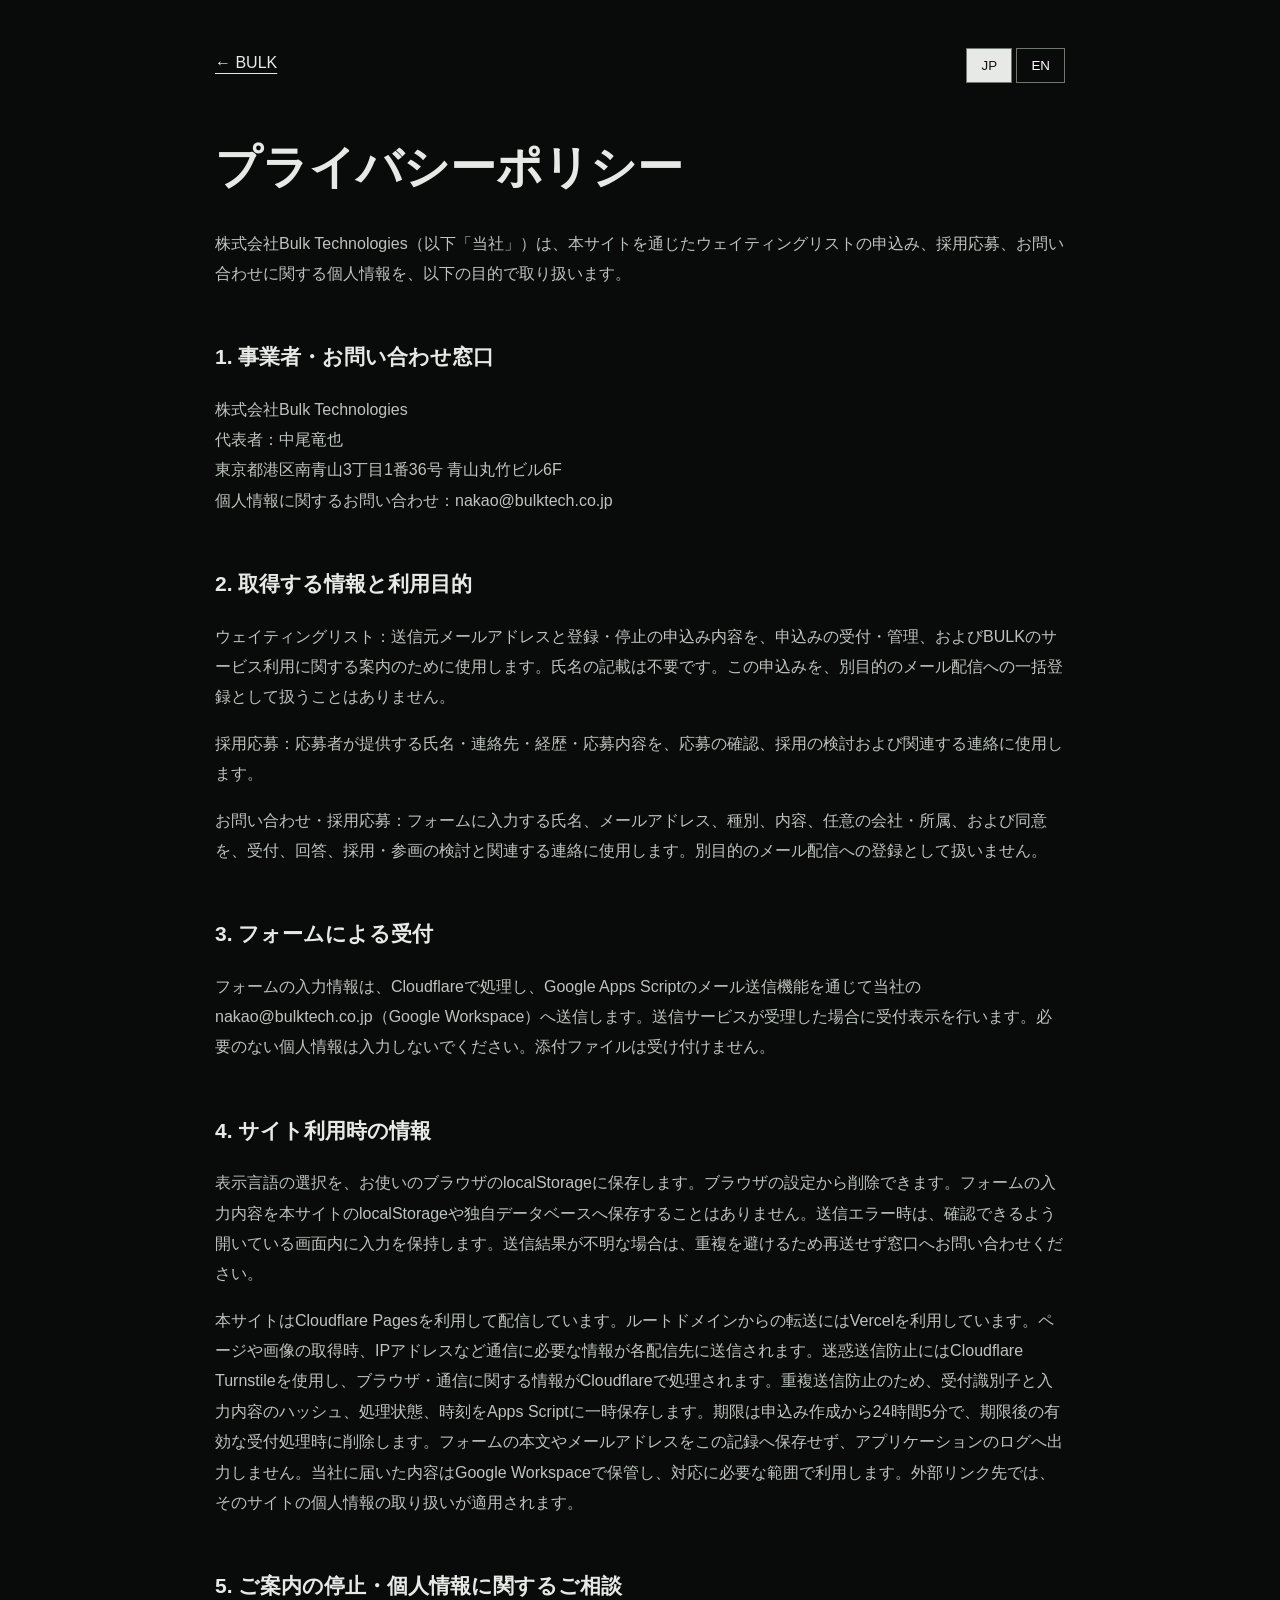
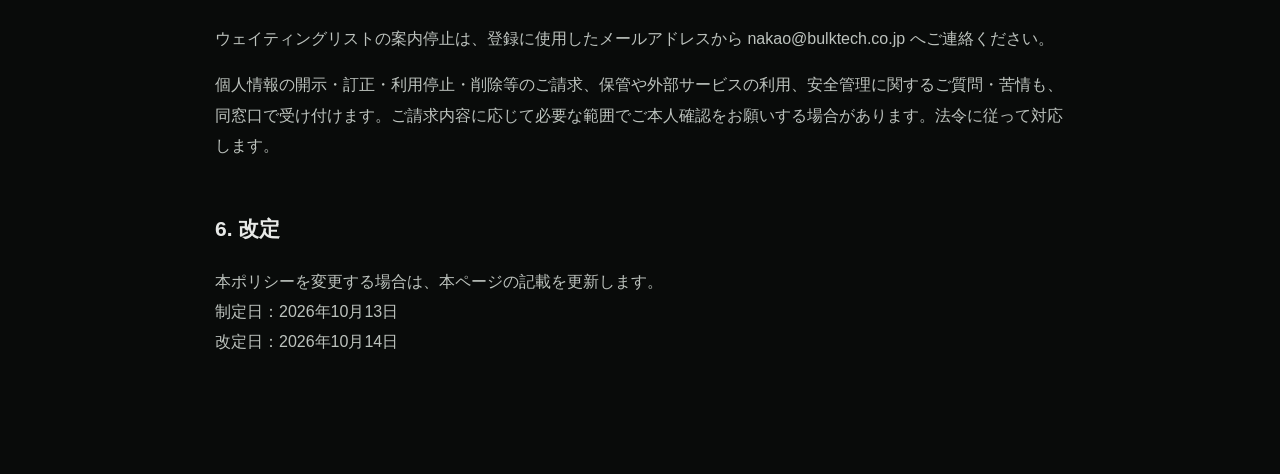
<file: privacy.html>
<!doctype html><html lang="ja"><head><meta charset="utf-8"><meta name="viewport" content="width=device-width,initial-scale=1"><meta name="robots" content="index,follow"><title>BULK — プライバシーポリシー</title><style>body{background:#090b0a;color:#e7e9e7;margin:0;font:16px/1.9 'Helvetica Neue',Arial,'Hiragino Sans',Meiryo,sans-serif}main{max-width:850px;padding:48px 24px 100px;margin:auto}a{color:inherit;text-underline-offset:5px}h1{font-size:clamp(28px,5vw,46px);line-height:1.3}h2{font-size:21px;margin-top:48px}p{white-space:pre-line;color:#bdc3be}nav{display:flex;gap:18px;justify-content:space-between;margin-bottom:55px}button{background:transparent;border:1px solid #707770;color:white;padding:9px 14px;cursor:pointer}button[aria-pressed=true]{background:#e7e9e7;color:#111}</style><link rel="canonical" href="https://www.bulktech.co.jp/privacy"></head><body><main><nav><a id="back" href="index.html">← BULK</a><span><button data-lang="ja">JP</button> <button data-lang="en">EN</button></span></nav><h1 data-ja="プライバシーポリシー" data-en="Privacy policy">プライバシーポリシー</h1><p data-ja="株式会社Bulk Technologies（以下「当社」）は、本サイトを通じたウェイティングリストの申込み、採用応募、お問い合わせに関する個人情報を、以下の目的で取り扱います。" data-en="Bulk Technologies, Inc. handles personal information related to waiting-list requests, applications and inquiries through this website for the purposes described below.">株式会社Bulk Technologies（以下「当社」）は、本サイトを通じたウェイティングリストの申込み、採用応募、お問い合わせに関する個人情報を、以下の目的で取り扱います。</p><h2 data-ja="1. 事業者・お問い合わせ窓口" data-en="1. Company and contact">1. 事業者・お問い合わせ窓口</h2><p data-ja="株式会社Bulk Technologies
代表者：中尾竜也
東京都港区南青山3丁目1番36号 青山丸竹ビル6F
個人情報に関するお問い合わせ：nakao@bulktech.co.jp" data-en="Bulk Technologies, Inc.
Representative: Tatsuya Nakao
Aoyama Marutake Building 6F, 3-1-36 Minami-Aoyama, Minato-ku, Tokyo, Japan
Privacy inquiries: nakao@bulktech.co.jp">株式会社Bulk Technologies
代表者：中尾竜也
東京都港区南青山3丁目1番36号 青山丸竹ビル6F
個人情報に関するお問い合わせ：nakao@bulktech.co.jp</p><h2 data-ja="2. 取得する情報と利用目的" data-en="2. Information and purposes">2. 取得する情報と利用目的</h2><p data-ja="ウェイティングリスト：送信元メールアドレスと登録・停止の申込み内容を、申込みの受付・管理、およびBULKのサービス利用に関する案内のために使用します。氏名の記載は不要です。この申込みを、別目的のメール配信への一括登録として扱うことはありません。" data-en="Waiting list: the sender’s email address and registration or opt-out request are used to receive and manage requests and send updates about access to BULK services. No name is required. This request does not enroll you in mailing lists for other purposes.">ウェイティングリスト：送信元メールアドレスと登録・停止の申込み内容を、申込みの受付・管理、およびBULKのサービス利用に関する案内のために使用します。氏名の記載は不要です。この申込みを、別目的のメール配信への一括登録として扱うことはありません。</p><p data-ja="採用応募：応募者が提供する氏名・連絡先・経歴・応募内容を、応募の確認、採用の検討および関連する連絡に使用します。" data-en="Applications: names, contact details, experience and application content provided by applicants are used to review applications, consider candidates and communicate about recruitment.">採用応募：応募者が提供する氏名・連絡先・経歴・応募内容を、応募の確認、採用の検討および関連する連絡に使用します。</p><p data-ja="お問い合わせ・採用応募：フォームに入力する氏名、メールアドレス、種別、内容、任意の会社・所属、および同意を、受付、回答、採用・参画の検討と関連する連絡に使用します。別目的のメール配信への登録として扱いません。" data-en="Inquiries and applications: your name, email address, inquiry type, message, optional company or affiliation and consent are used to receive and respond to your request, consider applications and communicate about it. They do not enroll you in unrelated mailing lists.">お問い合わせ・採用応募：フォームに入力する氏名、メールアドレス、種別、内容、任意の会社・所属、および同意を、受付、回答、採用・参画の検討と関連する連絡に使用します。別目的のメール配信への登録として扱いません。</p><h2 data-ja="3. フォームによる受付" data-en="3. Requests through forms">3. フォームによる受付</h2><p data-ja="フォームの入力情報は、Cloudflareで処理し、Google Apps Scriptのメール送信機能を通じて当社の nakao@bulktech.co.jp（Google Workspace）へ送信します。送信サービスが受理した場合に受付表示を行います。必要のない個人情報は入力しないでください。添付ファイルは受け付けません。" data-en="Form entries are processed by Cloudflare and sent through Google Apps Script’s mail service to our Google Workspace mailbox, nakao@bulktech.co.jp. An acceptance message appears after the sending service accepts the submission. Please do not enter unnecessary personal information. Attachments are not accepted.">フォームの入力情報は、Cloudflareで処理し、Google Apps Scriptのメール送信機能を通じて当社の nakao@bulktech.co.jp（Google Workspace）へ送信します。送信サービスが受理した場合に受付表示を行います。必要のない個人情報は入力しないでください。添付ファイルは受け付けません。</p><h2 data-ja="4. サイト利用時の情報" data-en="4. Information when using this site">4. サイト利用時の情報</h2><p data-ja="表示言語の選択を、お使いのブラウザのlocalStorageに保存します。ブラウザの設定から削除できます。フォームの入力内容を本サイトのlocalStorageや独自データベースへ保存することはありません。送信エラー時は、確認できるよう開いている画面内に入力を保持します。送信結果が不明な場合は、重複を避けるため再送せず窓口へお問い合わせください。" data-en="Your selected language is stored in your browser’s localStorage and can be removed through browser settings. This site does not save form entries to localStorage or a custom database. On a submission error, your entries remain on the open page for reference. If the outcome is unknown, contact us rather than resubmitting to avoid duplicates.">表示言語の選択を、お使いのブラウザのlocalStorageに保存します。ブラウザの設定から削除できます。フォームの入力内容を本サイトのlocalStorageや独自データベースへ保存することはありません。送信エラー時は、確認できるよう開いている画面内に入力を保持します。送信結果が不明な場合は、重複を避けるため再送せず窓口へお問い合わせください。</p><p data-ja="本サイトはCloudflare Pagesを利用して配信しています。ルートドメインからの転送にはVercelを利用しています。ページや画像の取得時、IPアドレスなど通信に必要な情報が各配信先に送信されます。迷惑送信防止にはCloudflare Turnstileを使用し、ブラウザ・通信に関する情報がCloudflareで処理されます。重複送信防止のため、受付識別子と入力内容のハッシュ、処理状態、時刻をApps Scriptに一時保存します。期限は申込み作成から24時間5分で、期限後の有効な受付処理時に削除します。フォームの本文やメールアドレスをこの記録へ保存せず、アプリケーションのログへ出力しません。当社に届いた内容はGoogle Workspaceで保管し、対応に必要な範囲で利用します。外部リンク先では、そのサイトの個人情報の取り扱いが適用されます。" data-en="This site is hosted on Cloudflare Pages; Vercel redirects the root domain. Requests send information needed for communication, including an IP address, to the hosting providers. Cloudflare Turnstile processes browser and connection information to prevent spam. To prevent duplicate sending, Apps Script temporarily stores hashes of the request identifier and entries, processing status and timestamps. Records expire 24 hours and 5 minutes after request creation and are removed during a subsequent valid submission. Form content and email addresses are not stored in these records or written to application logs. Received messages are retained in our Google Workspace mailbox and used as needed to handle the request. External websites apply their own privacy policies.">本サイトはCloudflare Pagesを利用して配信しています。ルートドメインからの転送にはVercelを利用しています。ページや画像の取得時、IPアドレスなど通信に必要な情報が各配信先に送信されます。迷惑送信防止にはCloudflare Turnstileを使用し、ブラウザ・通信に関する情報がCloudflareで処理されます。重複送信防止のため、受付識別子と入力内容のハッシュ、処理状態、時刻をApps Scriptに一時保存します。期限は申込み作成から24時間5分で、期限後の有効な受付処理時に削除します。フォームの本文やメールアドレスをこの記録へ保存せず、アプリケーションのログへ出力しません。当社に届いた内容はGoogle Workspaceで保管し、対応に必要な範囲で利用します。外部リンク先では、そのサイトの個人情報の取り扱いが適用されます。</p><h2 data-ja="5. ご案内の停止・個人情報に関するご相談" data-en="5. Opt-out and privacy requests">5. ご案内の停止・個人情報に関するご相談</h2><p data-ja="ウェイティングリストの案内停止は、登録に使用したメールアドレスから nakao@bulktech.co.jp へご連絡ください。" data-en="To stop waiting-list updates, contact nakao@bulktech.co.jp from the email address used for your request.">ウェイティングリストの案内停止は、登録に使用したメールアドレスから nakao@bulktech.co.jp へご連絡ください。</p><p data-ja="個人情報の開示・訂正・利用停止・削除等のご請求、保管や外部サービスの利用、安全管理に関するご質問・苦情も、同窓口で受け付けます。ご請求内容に応じて必要な範囲でご本人確認をお願いする場合があります。法令に従って対応します。" data-en="The same contact accepts requests concerning access, correction, restriction or deletion, and questions or complaints about retention, external services and safeguards. Depending on the request, we may ask for information reasonably needed to verify your identity. Requests are handled in accordance with applicable law.">個人情報の開示・訂正・利用停止・削除等のご請求、保管や外部サービスの利用、安全管理に関するご質問・苦情も、同窓口で受け付けます。ご請求内容に応じて必要な範囲でご本人確認をお願いする場合があります。法令に従って対応します。</p><h2 data-ja="6. 改定" data-en="6. Revisions">6. 改定</h2><p data-ja="本ポリシーを変更する場合は、本ページの記載を更新します。
制定日：2026年10月13日
改定日：2026年10月14日" data-en="Changes to this policy will be reflected on this page.
Effective date: October 13, 2026
Updated: October 14, 2026">本ポリシーを変更する場合は、本ページの記載を更新します。
制定日：2026年10月13日
改定日：2026年10月14日</p></main><script>function apply(l){l=l==='en'?'en':'ja';document.documentElement.lang=l;document.querySelectorAll('[data-ja]').forEach(e=>e.textContent=e.dataset[l]);document.querySelectorAll('[data-lang]').forEach(e=>e.setAttribute('aria-pressed',String(e.dataset.lang===l)));document.querySelector('#back').href='index.html?lang='+l;document.title=l==='en'?'BULK — Privacy policy':'BULK — プライバシーポリシー';const u=new URL(location.href);u.searchParams.set('lang',l);history.replaceState(null,'',u)}document.querySelectorAll('[data-lang]').forEach(b=>b.addEventListener('click',()=>apply(b.dataset.lang)));apply(new URL(location.href).searchParams.get('lang'));</script></body></html>
</file>
